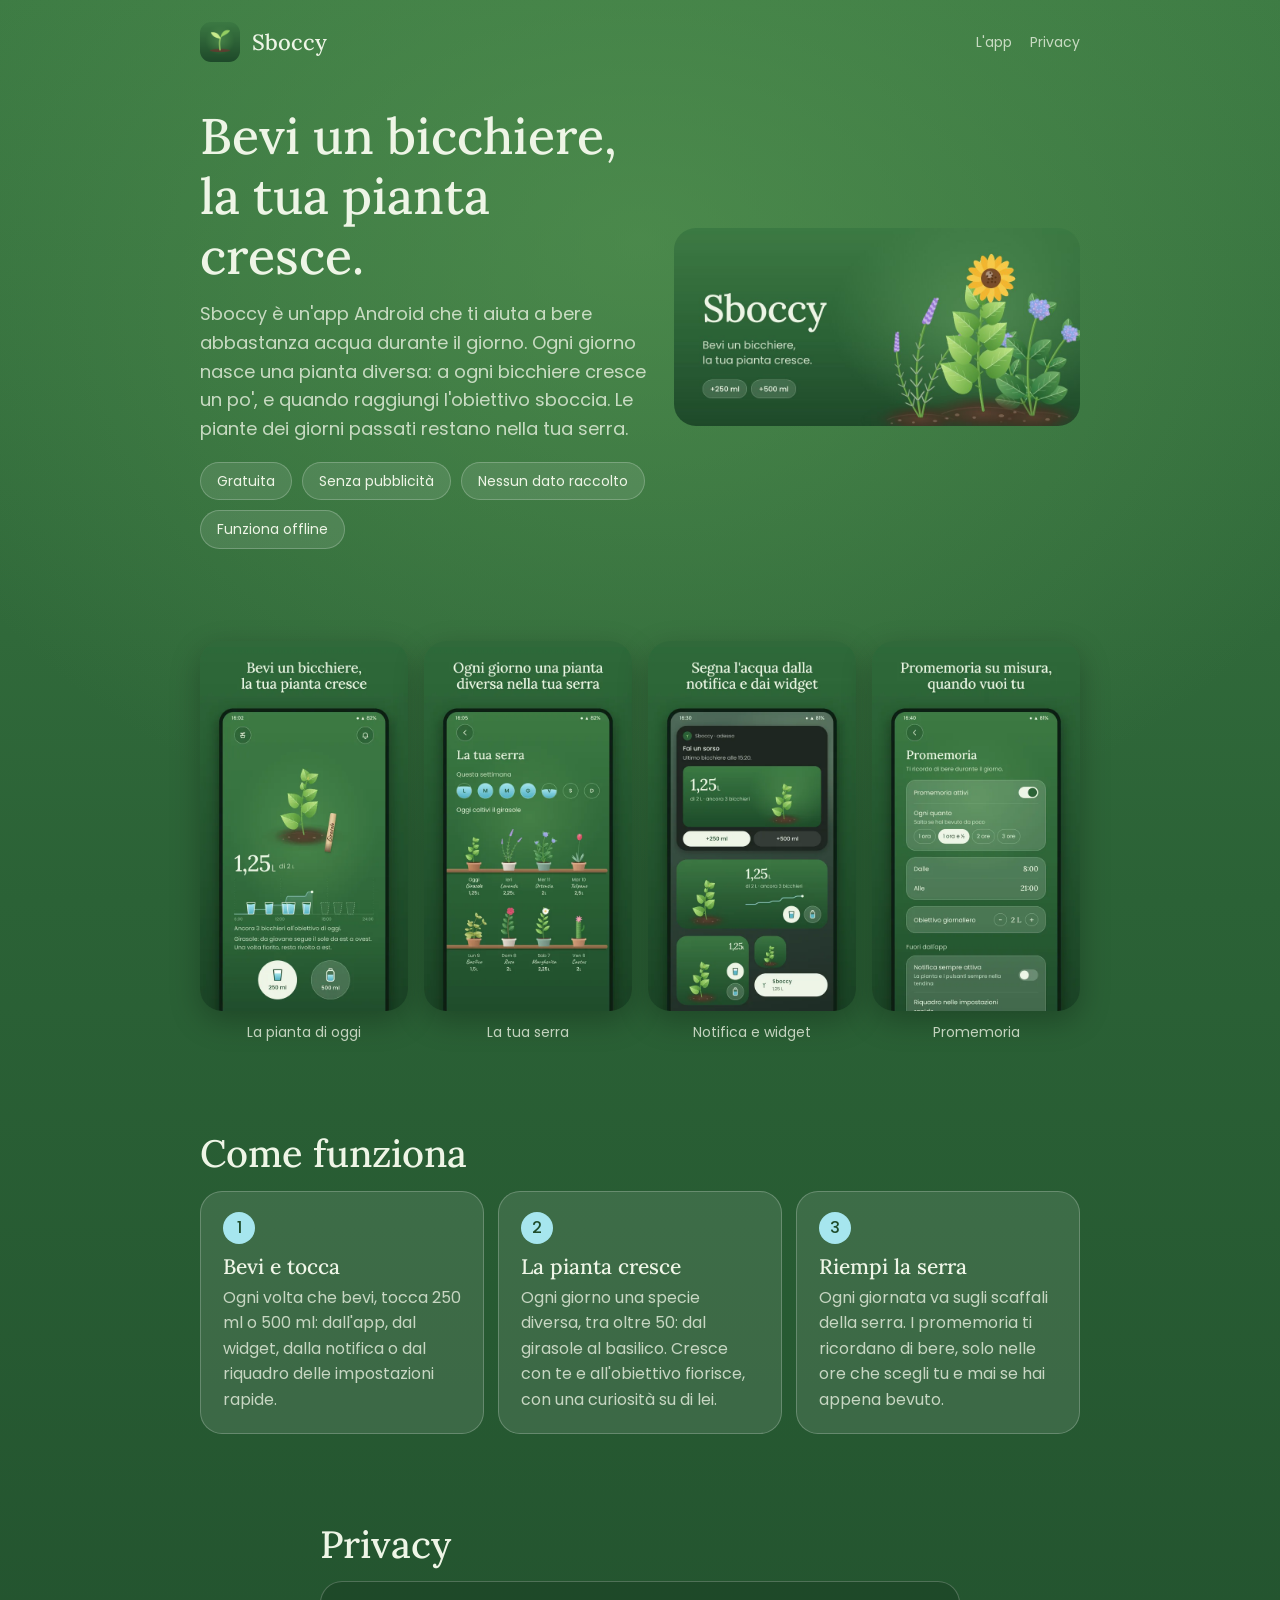
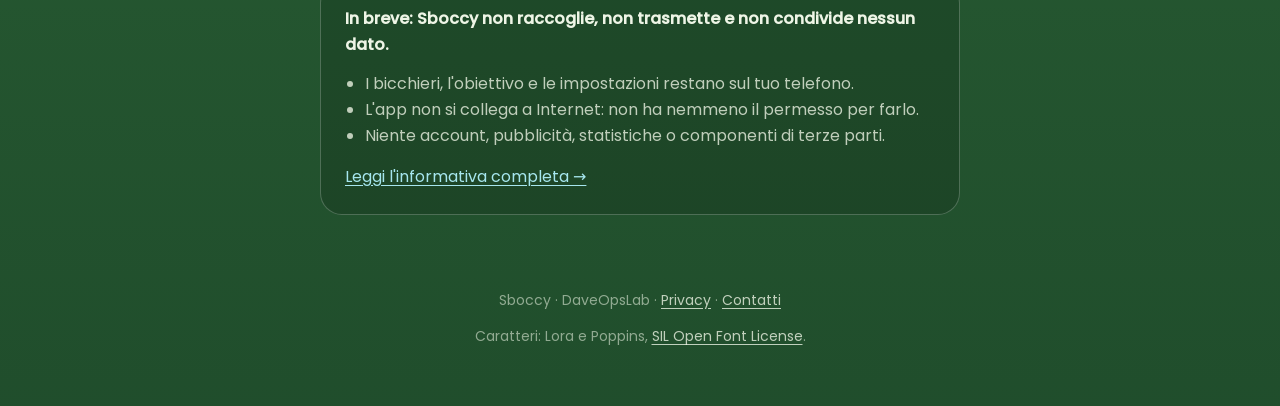
<file: docs/index.html>
<!doctype html>
<html lang="it">
<head>
<meta charset="utf-8">
<meta name="viewport" content="width=device-width, initial-scale=1">
<title>Sboccy — bevi un bicchiere, la tua pianta cresce</title>
<meta name="description" content="Sboccy è un'app Android gratuita per ricordarsi di bere acqua: ogni giorno una pianta diversa sboccia a ogni bicchiere. Niente pubblicità, nessun dato raccolto.">
<meta name="theme-color" content="#2b6236">
<meta property="og:title" content="Sboccy">
<meta property="og:description" content="Bevi un bicchiere, la tua pianta cresce.">
<meta property="og:image" content="https://hookerit.github.io/sboccy/img/og.jpg">
<link rel="icon" href="img/favicon-32.png?v=2" sizes="32x32">
<link rel="apple-touch-icon" href="img/apple-touch-icon.png">
<link rel="stylesheet" href="style.css?v=4">
</head>
<body>

<header class="top">
  <div class="wrap">
    <img src="img/icon-192.png?v=2" alt="" width="40" height="40">
    <a class="name" href="./">Sboccy</a>
    <nav>
      <a href="#app">L'app</a>
      <a href="privacy.html">Privacy</a>
    </nav>
  </div>
</header>

<main>

  <section id="app">
    <div class="wrap">
      <div class="hero-app">
        <div>
          <h1>Bevi un bicchiere,<br>la tua pianta cresce.</h1>
          <p class="lead">Sboccy è un'app Android che ti aiuta a bere abbastanza acqua durante il giorno.
            Ogni giorno nasce una pianta diversa: a ogni bicchiere cresce un po', e quando raggiungi l'obiettivo sboccia.
            Le piante dei giorni passati restano nella tua serra.</p>
          <div class="badges">
            <span class="chip">Gratuita</span>
            <span class="chip">Senza pubblicità</span>
            <span class="chip">Nessun dato raccolto</span>
            <span class="chip">Funziona offline</span>
          </div>
        </div>
        <img src="img/og.jpg" alt="Sboccy: un girasole, una lavanda e un'ortensia in fiore" width="1024" height="500" style="border-radius:22px" loading="lazy">
      </div>
    </div>
  </section>

  <section>
    <div class="wrap">
      <div class="shots" tabindex="0" aria-label="Schermate dell'app">
        <figure><img src="img/screen-1.webp" alt="Schermata principale: la pianta del giorno, i litri bevuti e il grafico della giornata" width="540" height="960" loading="lazy"><figcaption>La pianta di oggi</figcaption></figure>
        <figure><img src="img/screen-2.webp" alt="La serra con le piante dei giorni passati" width="540" height="960" loading="lazy"><figcaption>La tua serra</figcaption></figure>
        <figure><img src="img/screen-3.webp" alt="Notifica e widget nella schermata home" width="540" height="960" loading="lazy"><figcaption>Notifica e widget</figcaption></figure>
        <figure><img src="img/screen-4.webp" alt="Impostazioni dei promemoria" width="540" height="960" loading="lazy"><figcaption>Promemoria</figcaption></figure>
      </div>
    </div>
  </section>

  <section id="come-funziona">
    <div class="wrap">
      <h2>Come funziona</h2>
      <ol class="steps">
        <li><h3>Bevi e tocca</h3><p>Ogni volta che bevi, tocca 250 ml o 500 ml: dall'app, dal widget, dalla notifica o dal riquadro delle impostazioni rapide.</p></li>
        <li><h3>La pianta cresce</h3><p>Ogni giorno una specie diversa, tra oltre 50: dal girasole al basilico. Cresce con te e all'obiettivo fiorisce, con una curiosità su di lei.</p></li>
        <li><h3>Riempi la serra</h3><p>Ogni giornata va sugli scaffali della serra. I promemoria ti ricordano di bere, solo nelle ore che scegli tu e mai se hai appena bevuto.</p></li>
      </ol>
    </div>
  </section>

  <section id="privacy">
    <div class="wrap narrow">
      <h2>Privacy</h2>
      <div class="privacy-box">
        <p><strong>In breve: Sboccy non raccoglie, non trasmette e non condivide nessun dato.</strong></p>
        <ul>
          <li>I bicchieri, l'obiettivo e le impostazioni restano sul tuo telefono.</li>
          <li>L'app non si collega a Internet: non ha nemmeno il permesso per farlo.</li>
          <li>Niente account, pubblicità, statistiche o componenti di terze parti.</li>
        </ul>
        <a href="privacy.html">Leggi l'informativa completa →</a>
      </div>
    </div>
  </section>

</main>

<footer>
  <div class="wrap">
    <p>Sboccy · DaveOpsLab · <a href="privacy.html">Privacy</a> · <a href="https://github.com/hookerit/sboccy/issues">Contatti</a></p>
    <p>Caratteri: Lora e Poppins, <a href="fonts/LICENSE-OFL.txt">SIL Open Font License</a>.</p>
  </div>
</footer>

</body>
</html>
</file>
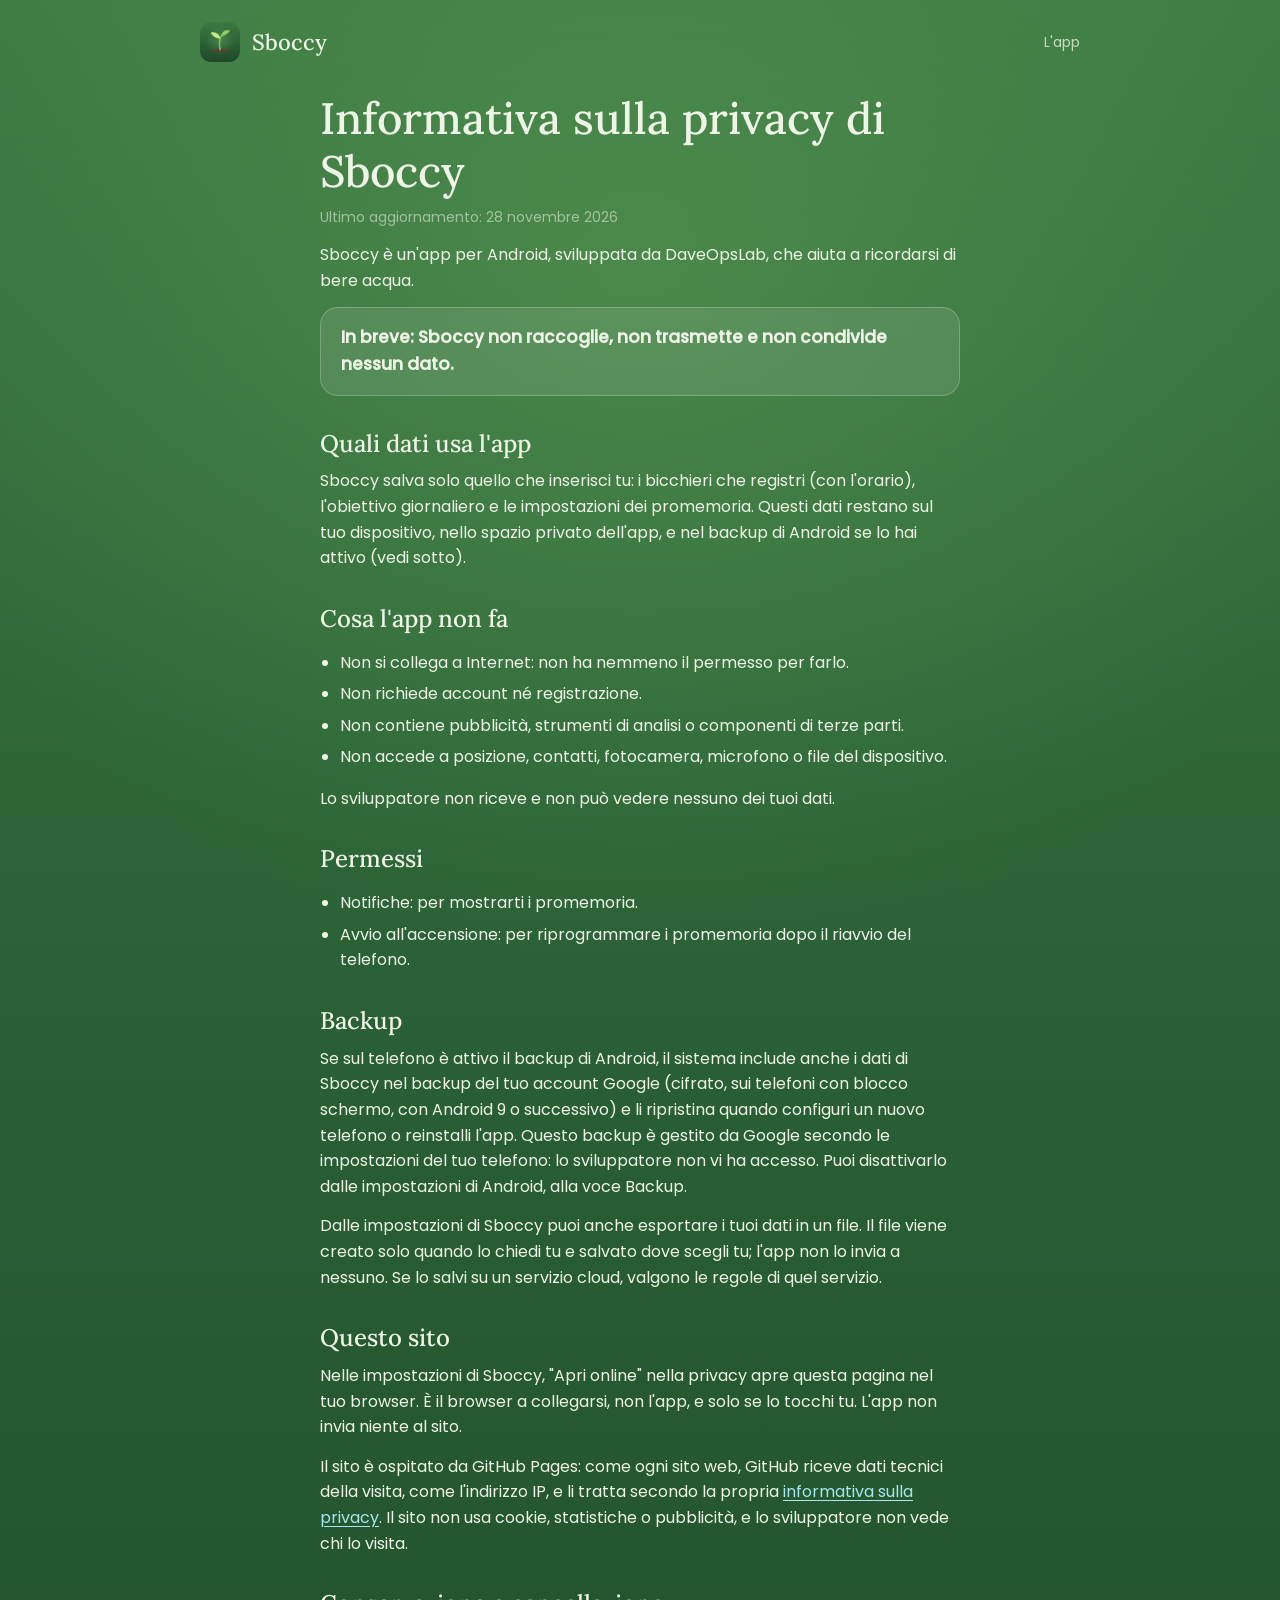
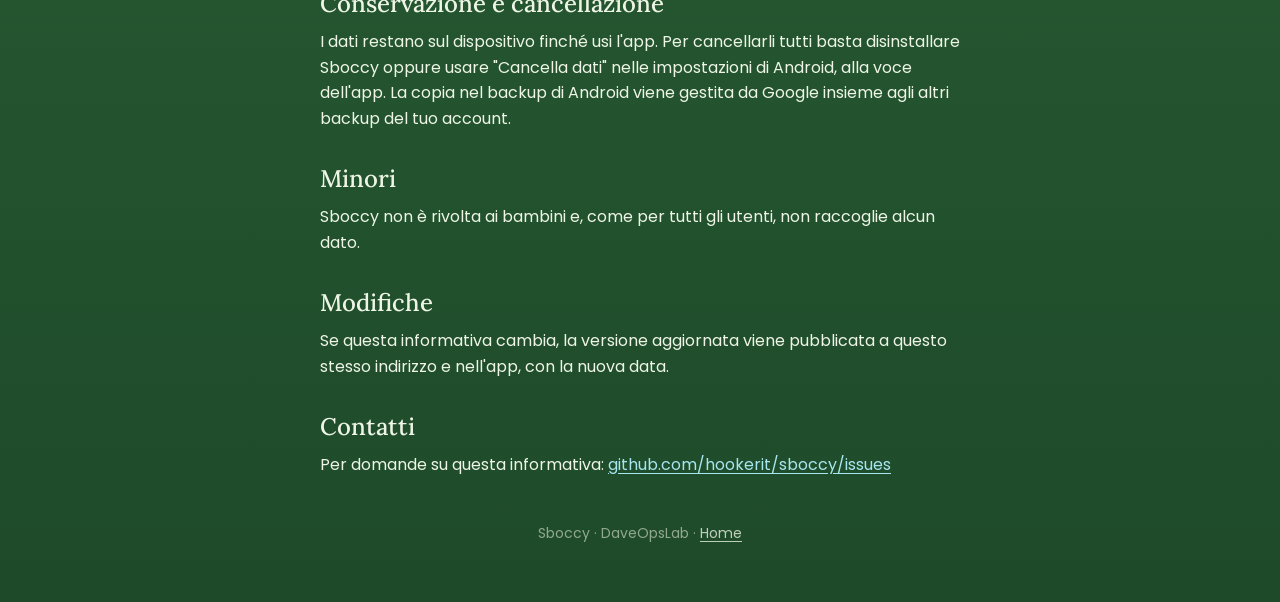
<file: docs/privacy.html>
<!doctype html>
<html lang="it">
<head>
<meta charset="utf-8">
<meta name="viewport" content="width=device-width, initial-scale=1">
<title>Informativa sulla privacy — Sboccy</title>
<meta name="description" content="Informativa sulla privacy di Sboccy: l'app non raccoglie, non trasmette e non condivide nessun dato.">
<meta name="theme-color" content="#2b6236">
<link rel="icon" href="img/favicon-32.png?v=2" sizes="32x32">
<link rel="stylesheet" href="style.css?v=4">
</head>
<body>

<header class="top">
  <div class="wrap">
    <img src="img/icon-192.png?v=2" alt="" width="40" height="40">
    <a class="name" href="./">Sboccy</a>
    <nav>
      <a href="./#app">L'app</a>
    </nav>
  </div>
</header>

<main class="policy">
  <div class="wrap narrow">

    <h1>Informativa sulla privacy di Sboccy</h1>
    <p class="small">Ultimo aggiornamento: 28 novembre 2026</p>

    <p>Sboccy è un'app per Android, sviluppata da DaveOpsLab, che aiuta a ricordarsi di bere acqua.</p>
    <p class="tldr"><strong>In breve: Sboccy non raccoglie, non trasmette e non condivide nessun dato.</strong></p>

    <h2>Quali dati usa l'app</h2>
    <p>Sboccy salva solo quello che inserisci tu: i bicchieri che registri (con l'orario), l'obiettivo giornaliero e le impostazioni dei promemoria. Questi dati restano sul tuo dispositivo, nello spazio privato dell'app, e nel backup di Android se lo hai attivo (vedi sotto).</p>

    <h2>Cosa l'app non fa</h2>
    <ul>
      <li>Non si collega a Internet: non ha nemmeno il permesso per farlo.</li>
      <li>Non richiede account né registrazione.</li>
      <li>Non contiene pubblicità, strumenti di analisi o componenti di terze parti.</li>
      <li>Non accede a posizione, contatti, fotocamera, microfono o file del dispositivo.</li>
    </ul>
    <p>Lo sviluppatore non riceve e non può vedere nessuno dei tuoi dati.</p>

    <h2>Permessi</h2>
    <ul>
      <li>Notifiche: per mostrarti i promemoria.</li>
      <li>Avvio all'accensione: per riprogrammare i promemoria dopo il riavvio del telefono.</li>
    </ul>

    <h2>Backup</h2>
    <p>Se sul telefono è attivo il backup di Android, il sistema include anche i dati di Sboccy nel backup del tuo account Google (cifrato, sui telefoni con blocco schermo, con Android 9 o successivo) e li ripristina quando configuri un nuovo telefono o reinstalli l'app. Questo backup è gestito da Google secondo le impostazioni del tuo telefono: lo sviluppatore non vi ha accesso. Puoi disattivarlo dalle impostazioni di Android, alla voce Backup.</p>
    <p>Dalle impostazioni di Sboccy puoi anche esportare i tuoi dati in un file. Il file viene creato solo quando lo chiedi tu e salvato dove scegli tu; l'app non lo invia a nessuno. Se lo salvi su un servizio cloud, valgono le regole di quel servizio.</p>

    <h2>Questo sito</h2>
    <p>Nelle impostazioni di Sboccy, "Apri online" nella privacy apre questa pagina nel tuo browser. È il browser a collegarsi, non l'app, e solo se lo tocchi tu. L'app non invia niente al sito.</p>
    <p>Il sito è ospitato da GitHub Pages: come ogni sito web, GitHub riceve dati tecnici della visita, come l'indirizzo IP, e li tratta secondo la propria <a href="https://docs.github.com/en/site-policy/privacy-policies/github-general-privacy-statement">informativa sulla privacy</a>. Il sito non usa cookie, statistiche o pubblicità, e lo sviluppatore non vede chi lo visita.</p>

    <h2>Conservazione e cancellazione</h2>
    <p>I dati restano sul dispositivo finché usi l'app. Per cancellarli tutti basta disinstallare Sboccy oppure usare "Cancella dati" nelle impostazioni di Android, alla voce dell'app. La copia nel backup di Android viene gestita da Google insieme agli altri backup del tuo account.</p>

    <h2>Minori</h2>
    <p>Sboccy non è rivolta ai bambini e, come per tutti gli utenti, non raccoglie alcun dato.</p>

    <h2>Modifiche</h2>
    <p>Se questa informativa cambia, la versione aggiornata viene pubblicata a questo stesso indirizzo e nell'app, con la nuova data.</p>

    <h2>Contatti</h2>
    <p>Per domande su questa informativa: <a href="https://github.com/hookerit/sboccy/issues">github.com/hookerit/sboccy/issues</a></p>

  </div>
</main>

<footer>
  <div class="wrap">
    <p>Sboccy · DaveOpsLab · <a href="./">Home</a></p>
  </div>
</footer>

</body>
</html>
</file>
<file: docs/style.css>
/* Sboccy — sito. Stessi colori e caratteri dell'app. */
@font-face { font-family: "Lora"; src: url("fonts/Lora-Variable.woff2") format("woff2"); font-weight: 400 700; font-display: swap; }
@font-face { font-family: "Poppins"; src: url("fonts/Poppins-Regular.woff2") format("woff2"); font-weight: 400; font-display: swap; }
@font-face { font-family: "Poppins"; src: url("fonts/Poppins-Medium.woff2") format("woff2"); font-weight: 500; font-display: swap; }

:root {
  --cream: #eef5e6;
  --mute: rgba(238, 245, 230, .78);
  --faint: rgba(238, 245, 230, .55);
  --glass: rgba(255, 255, 255, .10);
  --edge: rgba(255, 255, 255, .22);
  --forest: #1f4d2c;
  --leaf: #3c7a43;
  --aqua: #a6e6ee;
  --sun: #f6c544;
  color-scheme: dark;
}

* { box-sizing: border-box; }
html { -webkit-text-size-adjust: 100%; scroll-behavior: smooth; }
body {
  margin: 0;
  min-height: 100vh;
  color: var(--cream);
  font: 400 16px/1.6 "Poppins", system-ui, sans-serif;
  background-color: #1e4a2a;
  background-image:
    radial-gradient(ellipse 90% 45% at 50% 12%, rgba(90, 154, 85, .55), transparent 70%),
    linear-gradient(180deg, #3c7a43 0, #2b6236 900px, #1e4a2a 2200px);
  background-repeat: no-repeat;
}
a { color: var(--aqua); text-underline-offset: 3px; }
a:hover { color: var(--cream); }
img { max-width: 100%; height: auto; display: block; }

.wrap { width: 100%; max-width: 920px; margin: 0 auto; padding: 0 20px; }
.narrow { max-width: 680px; }

h1, h2, h3 { font-family: "Lora", Georgia, serif; font-weight: 500; line-height: 1.2; margin: 0; }
h1 { font-size: clamp(40px, 9vw, 64px); }
h2 { font-size: clamp(28px, 5.5vw, 38px); margin-bottom: 14px; }
h3 { font-size: 21px; margin-bottom: 6px; }
p { margin: 0 0 14px; }
.lead { font-size: 18px; color: var(--mute); }
.muted { color: var(--mute); }
.small { font-size: 14px; color: var(--faint); }

/* --- top */
header.top { padding: 22px 0 0; }
header.top .wrap { display: flex; align-items: center; gap: 12px; }
header.top img { width: 40px; height: 40px; border-radius: 11px; }
header.top a.name { font: 500 22px "Lora", serif; color: var(--cream); text-decoration: none; }
header.top nav { margin-left: auto; display: flex; gap: 18px; font-size: 14px; }
header.top nav a { color: var(--mute); text-decoration: none; }
header.top nav a:hover { color: var(--cream); }

/* --- sections */
section { padding: 44px 0; }
.hero-app { display: grid; gap: 28px; align-items: center; }
.hero-app h1 { font-size: clamp(34px, 7vw, 50px); margin-bottom: 14px; }
.badges { display: flex; flex-wrap: wrap; gap: 10px; margin-top: 18px; }
.chip { padding: 7px 16px; border-radius: 999px; background: var(--glass); border: 1px solid var(--edge); font-size: 14px; }

.shots {
  display: grid; grid-auto-flow: column; grid-auto-columns: minmax(200px, 1fr);
  gap: 16px; overflow-x: auto; scroll-snap-type: x mandatory;
  padding: 4px 20px 16px; margin: 0 -20px;
  scrollbar-width: thin;
}
.shots figure { margin: 0; scroll-snap-align: center; }
.shots img { border-radius: 22px; box-shadow: 0 10px 30px rgba(0, 0, 0, .25); aspect-ratio: 9 / 16; width: 100%; height: auto; }
.shots figcaption { font-size: 14px; color: var(--mute); text-align: center; margin-top: 10px; }

.steps { display: grid; gap: 14px; counter-reset: s; padding: 0; margin: 0; list-style: none; }
.steps li { background: var(--glass); border: 1px solid var(--edge); border-radius: 22px; padding: 20px 22px; }
.steps li::before {
  counter-increment: s; content: counter(s);
  display: inline-grid; place-items: center; width: 32px; height: 32px; margin-bottom: 10px;
  border-radius: 50%; background: var(--aqua); color: var(--forest); font-weight: 500;
}
.steps p { margin: 0; color: var(--mute); }

.privacy-box { background: rgba(0, 0, 0, .14); border: 1px solid var(--edge); border-radius: 22px; padding: 24px; }
.privacy-box ul { margin: 0 0 16px; padding-left: 20px; color: var(--mute); }

/* --- policy page */
.policy h1 { font-size: clamp(32px, 7vw, 44px); margin: 30px 0 8px; }
.policy h2 { font-size: 24px; margin: 34px 0 10px; }
.policy ul { padding-left: 20px; }
.policy li { margin-bottom: 6px; }
.policy .tldr { background: var(--glass); border: 1px solid var(--edge); border-radius: 18px; padding: 16px 20px; font-size: 17px; }

footer { padding: 30px 0 44px; font-size: 14px; color: var(--faint); text-align: center; }
footer a { color: var(--mute); }

@media (min-width: 760px) {
  .hero-app { grid-template-columns: 1.1fr 1fr; }
  .steps { grid-template-columns: repeat(3, 1fr); }
  .shots { grid-auto-flow: row; grid-template-columns: repeat(4, 1fr); overflow: visible; padding: 4px 0 0; margin: 0; }
}
@media (prefers-reduced-motion: reduce) { html { scroll-behavior: auto; } }
</file>
